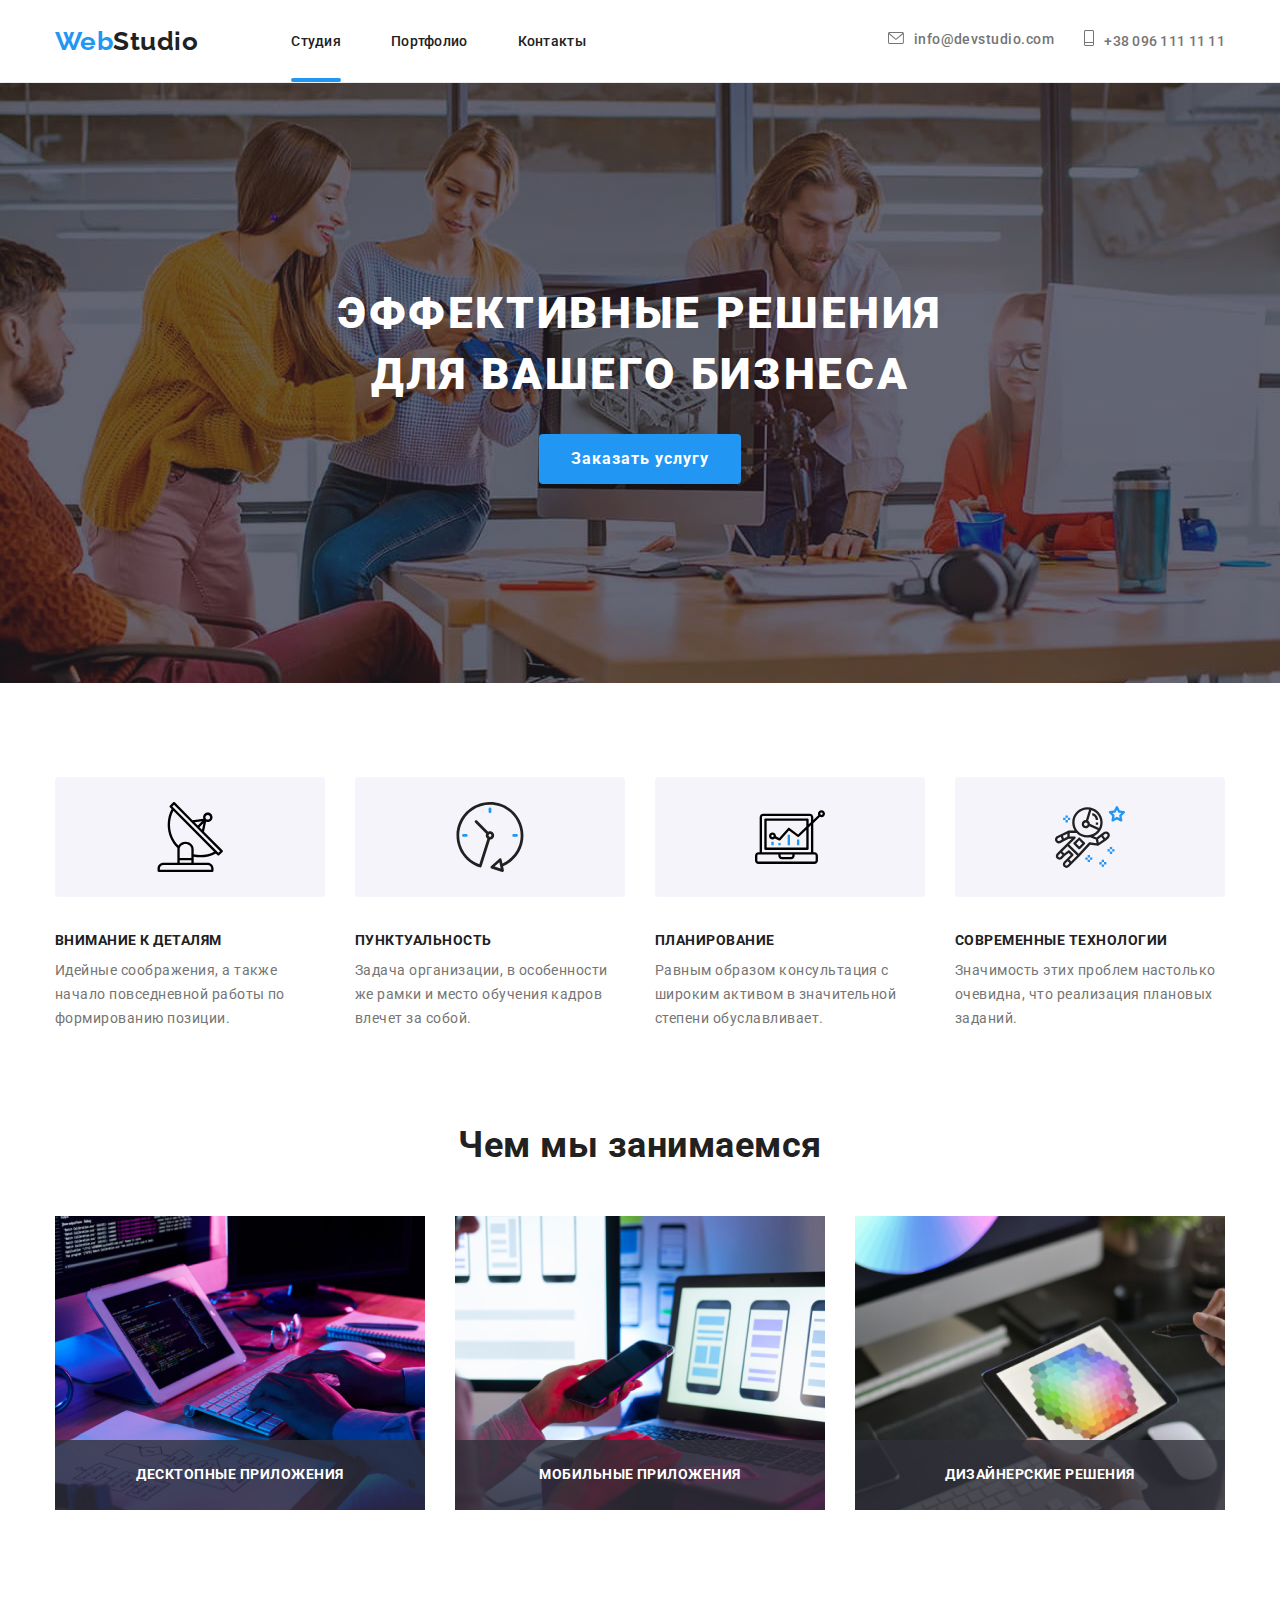
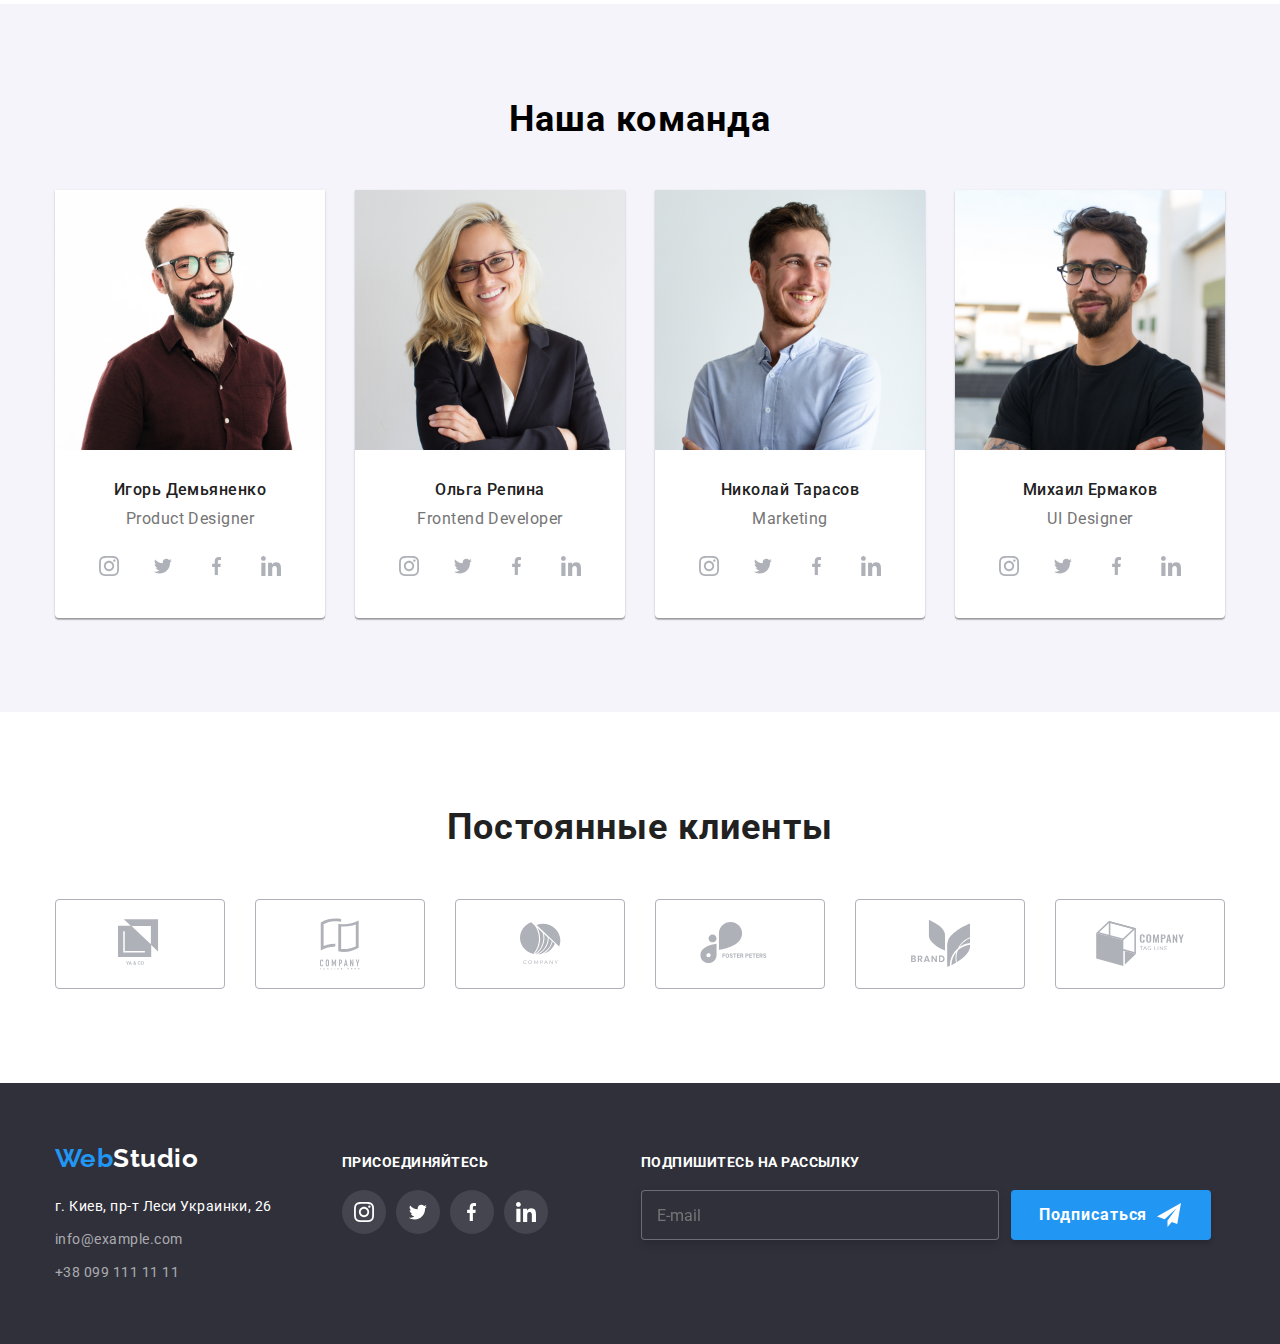
<file: index.html>
<!DOCTYPE html>
<html lang="en">
  <head>
    <meta charset="UTF-8" />
    <meta name="viewport" content="width=device-width, initial-scale=1.0" />
    <title>Document</title>
    <link href="https://fonts.googleapis.com/css2?family=Raleway:wght@700&family=Roboto:wght@400;500;700;900&display=swap" rel="stylesheet">
    <link rel="stylesheet" href="https://cdnjs.cloudflare.com/ajax/libs/modern-normalize/1.0.0/modern-normalize.min.css" />
    <link rel="stylesheet" href="./css/main.min.css">
  </head>
  <body>
    <header>
      <div class="container main-menu">
      <nav class="header">
        <div class="logo"><a href="./index.html" class="logo logo-accent">Web<span class="logo logo-regular">Studio</span></a></div>
        <ul class="site-nav">
          <li class="item"><a href="./index.html" class="link-current">Студия</a></li>
          <li class="item"><a href="./portfolio.html" class="link">Портфолио</a></li>
          <li class="item"><a href="" class="link">Контакты</a></li>
        </ul>
      </nav>
      <ul class="auth-nav">
        <li class="item"> 
          <a href="mailto:info@devstudio.com" class="mail"><svg class="icon-nav" width="16px" height="12px"> 
            <use href="./images/sprite.svg#mail"></use></svg>info@devstudio.com</a></li>
        <li class="item">
          <a href="tel:+380961111111" class="tel"><svg class="icon-nav" width="10px" height="16px"> <use href="./images/sprite.svg#phone"></use></svg>+38 096 111 11 11</a></li>
      </ul>
    </div>
       </header>
    <main>
      <section class="hero"> 
        <h1>Эффективные решения </br> для вашего бизнеса</h1>
        <!-- Если сделать через ссылку, то через секунду модалка закрывается -->
        <button class="button" data-modal-open>Заказать услугу</button>
        <!-- <a href="" class="button" data-modal-open>Заказать услугу</a> -->
      </section>
      <section class="main">
        <div class="container">
        <ul class="main-element">
          <li class="element">
            <svg class="icon-features"> <use href="./images/sprite.svg#vector"></use></svg>
            <h2 class="section-title">Внимание к деталям</h2>
            <p class="about-us">
              Идейные соображения, а также начало повседневной работы по
              формированию позиции.
            </p>
          </li>
          <li class="element">
            <svg class="icon-features"> <use href="./images/sprite.svg#clock"></use></svg>            
            <h2 class="section-title">Пунктуальность</h2>
            <p class="about-us">
              Задача организации, в особенности же рамки и место обучения кадров
              влечет за собой.
            </p>
          </li>
          <li class="element">
            <svg class="icon-features"> <use href="./images/sprite.svg#diagram"></use></svg>            
            <h2 class="section-title">Планирование</h2>
            <p class="about-us">
              Равным образом консультация с широким активом в значительной
              степени обуславливает.
            </p>
          </li>
          <li class="element">
            <svg class="icon-features"> <use href="./images/sprite.svg#astronaut"></use></svg>            
            <h2 class="section-title">Современные технологии</h2>
            <p class="about-us">
              Значимость этих проблем настолько очевидна, что реализация
              плановых заданий.
            </p>
          </li>
        </ul>
        </div>
      </section>

      <section class="our-work">
        <div class="container">

        <h2 class="our-work-title">Чем мы занимаемся</h2>
        <ul class="we-in-images">
          <li class="card">
            <a href="#">
            <img src="./images/img1.jpg" alt="img1" width="370" height="294" />
            <h3 class="card-title">Десктопные приложения</h3>
          </a>
          </li>
          <li class="card">
            <a href="#">
            <img src="./images/img2.jpg" alt="img2" width="370" height="294"/>
            <h3 class="card-title">Мобильные приложения</h3>
          </a>
        </li>
          <li class="card">
            <a href="#">
            <img src="./images/img3.jpg" alt="img3" width="370" height="294" />
            <h3 class="card-title">Дизайнерские решения</h3>
          </a>
        </li>
        </ul>
        </div>
      </section>

      <section class="our-team">
        <div class="container">

        <h2 class="our-team-title">Наша команда</h2>
        <ul class="members">
          <li class="member">
            <img
              src="./images/product_designer.jpg"
              alt="Игорь Демьяненко"
              width="270"/>
            <h3 class="member-name">Игорь Демьяненко</h3>
            <p class="member-position">Product Designer</p>
            <ul class="member-social-links">
              <li class="item-social-links"> <a class="link" href="https://www.instagram.com/" aria-label="Instagram" >
                <svg class="icon" width="20px" height="20px">  <use href="./images/sprite.svg#instagram"></use> </svg> 
              </a>
            </li>
              <li class="item-social-links">
                <a class="link" href="https://twitter.com" aria-label="Twitter">
                  <svg class="icon" width="20px" height="16.25px"> <use href="./images/sprite.svg#twitter"></use></svg>
                </a> 
              </li>
              <li class="item-social-links">
                <a class="link" href="https://facebook.com" aria-label="Facebook">
                  <svg class="icon" width="10px" height="20px"> <use href="./images/sprite.svg#facebook"></use></svg>
                </a>
              </li>
              <li class="item-social-links">
                <a class="link" href="https://www.linkedin.com/"  aria-label="Linkedin">
                  <svg class="icon" width="20px" height="20px"> <use href="./images/sprite.svg#linkedin"></use></svg>
                </a>
              </li>
            </ul>
          </li>
          <li class="member">
            <img
              src="./images/olga_repina.jpg"
              alt="Ольга Репина"
              width="270"
            />
            <h3 class="member-name">Ольга Репина</h3>
            <p class="member-position">Frontend Developer</p>
            <ul class="member-social-links">
              <li class="item-social-links"> <a class="link" href="https://www.instagram.com/" aria-label="Instagram" >
                <svg class="icon" width="20px" height="20px">  <use href="./images/sprite.svg#instagram"></use> </svg> 
              </a>
            </li>
              <li class="item-social-links">
                <a class="link" href="https://twitter.com" aria-label="Twitter">
                  <svg class="icon" width="20px" height="16.25px"> <use href="./images/sprite.svg#twitter"></use></svg>
                </a> 
              </li>
              <li class="item-social-links">
                <a class="link" href="https://facebook.com" aria-label="Facebook">
                  <svg class="icon" width="10px" height="20px"> <use href="./images/sprite.svg#facebook"></use></svg>
                </a>
              </li>
              <li class="item-social-links">
                <a class="link" href="https://www.linkedin.com/"  aria-label="Linkedin">
                  <svg class="icon" width="20px" height="20px"> <use href="./images/sprite.svg#linkedin"></use></svg>
                </a>
              </li>
            </ul>
          </li>
          <li class="member">
            <img
              src="./images/nikolay_tarasov.jpg"
              alt="Николай Тарасов"
              width="270"
            />
            <h3 class="member-name">Николай Тарасов</h3>
            <p class="member-position">Marketing</p>
            <ul class="member-social-links">
              <li class="item-social-links"> <a class="link" href="https://www.instagram.com/" aria-label="Instagram" >
                <svg class="icon" width="20px" height="20px">  <use href="./images/sprite.svg#instagram"></use> </svg> 
              </a>
            </li>
              <li class="item-social-links">
                <a class="link" href="https://twitter.com" aria-label="Twitter">
                  <svg class="icon" width="20px" height="16.25px"> <use href="./images/sprite.svg#twitter"></use></svg>
                </a> 
              </li>
              <li class="item-social-links">
                <a class="link" href="https://facebook.com" aria-label="Facebook">
                  <svg class="icon" width="10px" height="20px"> <use href="./images/sprite.svg#facebook"></use></svg>
                </a>
              </li>
              <li class="item-social-links">
                <a class="link" href="https://www.linkedin.com/"  aria-label="Linkedin">
                  <svg class="icon" width="20px" height="20px"> <use href="./images/sprite.svg#linkedin"></use></svg>
                </a>
              </li>
            </ul>
          </li>
          <li class="member">
            <img
              src="./images/mikhail_ermakov.jpg"
              alt="Михаил Ермаков"
              width="270"
            />
            <h3 class="member-name">Михаил Ермаков</h3>
            <p class="member-position">UI Designer</p>
            <ul class="member-social-links">
              <li class="item-social-links"> <a class="link" href="https://www.instagram.com/" aria-label="Instagram" >
                <svg class="icon" width="20px" height="20px">  <use href="./images/sprite.svg#instagram"></use> </svg> 
              </a>
            </li>
              <li class="item-social-links">
                <a class="link" href="https://twitter.com" aria-label="Twitter">
                  <svg class="icon" width="20px" height="16.25px"> <use href="./images/sprite.svg#twitter"></use></svg>
                </a> 
              </li>
              <li class="item-social-links">
                <a class="link" href="https://facebook.com" aria-label="Facebook">
                  <svg class="icon" width="10px" height="20px"> <use href="./images/sprite.svg#facebook"></use></svg>
                </a>
              </li>
              <li class="item-social-links">
                <a class="link" href="https://www.linkedin.com/"  aria-label="Linkedin">
                  <svg class="icon" width="20px" height="20px"> <use href="./images/sprite.svg#linkedin"></use></svg>
                </a>
              </li>
            </ul>
          </li>
        </ul>
        </div>
      </section>

    <section class="our-clients-section">
      <div class="container">
        <h2 class="our-clients">Постоянные клиенты</h2>
        <ul class="our-clients-links">
          <li class="our-clients-item"><a class="our-clients-link" aria-label="Клиент-1" href="#"><svg class="icon" width="44.27px" height="49.23px">
            <use href="./images/sprite.svg#logo1"> 
          </use>
        </svg>
      </a>
       </li>
          <li class="our-clients-item"><a class="our-clients-link" aria-label="Клиент-2" href="#"><svg class="icon" width="40px" height="52px">
            <use href="./images/sprite.svg#logo2"> 
          </use>
        </svg>
      </a>
      </li>
          <li class="our-clients-item"><a class="our-clients-link" aria-label="Клиент-3" href="#"><svg class="icon" width="41px" height="42.6px">
            <use href="./images/sprite.svg#logo3"> 
          </use>
        </svg>
      </a>
      </li>
          <li class="our-clients-item"><a class="our-clients-link" aria-label="Клиент-4" href="#"><svg class="icon" width="79.66px" height="42.02px">
            <use href="./images/sprite.svg#logo4"> 
          </use>
        </svg>
      </a>
    </li>
          <li class="our-clients-item"><a class="our-clients-link" aria-label="Клиент-5" href="#"><svg class="icon" width="59px" height="47px">
            <use href="./images/sprite.svg#logo5"> 
          </use>
        </svg>
      </a>
      </li>
          <li class="our-clients-item"><a class="our-clients-link" aria-label="Клиент-6" href="#"><svg class="icon" width="88.48px" height="45.44px">
            <use href="./images/sprite.svg#logo6"> 
          </use>
        </svg>
      </a>
      </li>
        </ul>
      </div>
      
    </section>
    </main>
    <footer class="footer">
    <div class="container flex-container">
      <div class="flex-column">
     <div class="logo logo-footer"><a class="logo logo-accent" href="./index.html">Web<span class="logo logo-white">Studio</span></a></div>
      <address class="address">
        <span class="adr">г. Киев, пр-т Леси Украинки, 26 </span> <br />
        <a class="footer-contacts" href="mailto:info@example.com" >info@example.com</a><br />
        <a class="footer-contacts" href="tel:+38099111111" >+38 099 111 11 11</a>
      </address>
    </div>
    <div class="flex-column">
      <span class="join">Присоединяйтесь</span>
      <ul class="social-links-footer">
        <li class="footer-item"> <a class="link" href="https://www.instagram.com/" aria-label="Instagram">
          <svg class="icon" width="20px" height="20px">  <use href="./images/sprite.svg#instagram"></use> </svg> 
        </a>
      </li>
        <li class="footer-item">
          <a class="link" href="https://twitter.com" aria-label="Twitter">
            <svg class="icon" width="20px" height="16.25px"> <use href="./images/sprite.svg#twitter"></use></svg>
          </a> 
        </li>
        <li class="footer-item">
          <a class="link" href="https://facebook.com" aria-label="Facebook">
            <svg class="icon" width="10px" height="20px"> <use href="./images/sprite.svg#facebook"></use></svg>
          </a>
        </li>
        <li class="footer-item">
          <a class="link" href="https://www.linkedin.com/"  aria-label="Linkedin">
            <svg class="icon" width="20px" height="20px"> <use href="./images/sprite.svg#linkedin"></use></svg>
          </a>
        </li>
      </ul>

    </div>
    <div class="subscribe">
    
      <span class="subscribe-us">Подпишитесь на рассылку</span>
        <form class="subscribe-form">
      <input type="email" name="email" id="email" placeholder="E-mail">
      <button type="submit" class="footer-submit">Подписаться
     <svg class="icon-send"> 
          <use href="./images/sprite.svg#send"></use>
        </svg>
      </button>
    </form>
      </div> 
    </div> 

    </footer>
    <div class="backdrop is-hidden" data-modal>
      <div class="modal">
        <b class="form-title">Оставьте свои данные, мы вам перезвоним</b>
       <form class="form">
         <div class="field-wrapper">
         <label for="name" class="label">Имя</label>
     <input type="text" name="name" id=name placeholder=" "class="input">
     <svg class="form-icon" width="12" height=12>
       <use href="./images/sprite.svg#person"></use>
     </svg>
    </div>
    <div class="field-wrapper">
     <label for="tel" class="label">Телефон</label>
     <input type="text" name="tel" id="tel" placeholder=" " class="input">
    <svg class="form-icon" width="13" height="13">
      <use href="./images/sprite.svg#tel"></use>
    </svg>
  </div>
  <div class="field-wrapper">
    <label for="e-mail" class="label">Почта</label>
    <input type="text" name="e-mail" id="e-mail" placeholder=" " class="input">
    <svg class="form-icon" width="15" height=12>
      <use href="./images/sprite.svg#e-mail"></use>
    </svg>
  </div>
  <div class="field-comment">
  <label for="comment" class="label">Комментарий</label>
    <textarea name="comment" id="comment" cols="30" rows="10" placeholder="Введите текст" class="input-comment"></textarea>
  </div>
    <label for="agreement" class="agreement">
    <span class="agreement-wrapper">Соглашаюсь с рассылкой и принимаю <a href="#">Условия договора</a></span>
    <input type="checkbox" name="agreement" id="agreement" class="is-hidden">
    <span class="icon-wrapper">
  </span>
    </label>
    <button type="submit" class="btn-send">Отправить</button>
        <button class="btn-close" data-modal-close>
          <svg class="close" width="11px" height="11px">
            <use href="./images/sprite.svg#btn-close"></use>
          </svg>
        </button>
      </form>
      </div>
    </div>
    <script src="./js/modal.js">
  </script>
  </body>
</html>
</file>
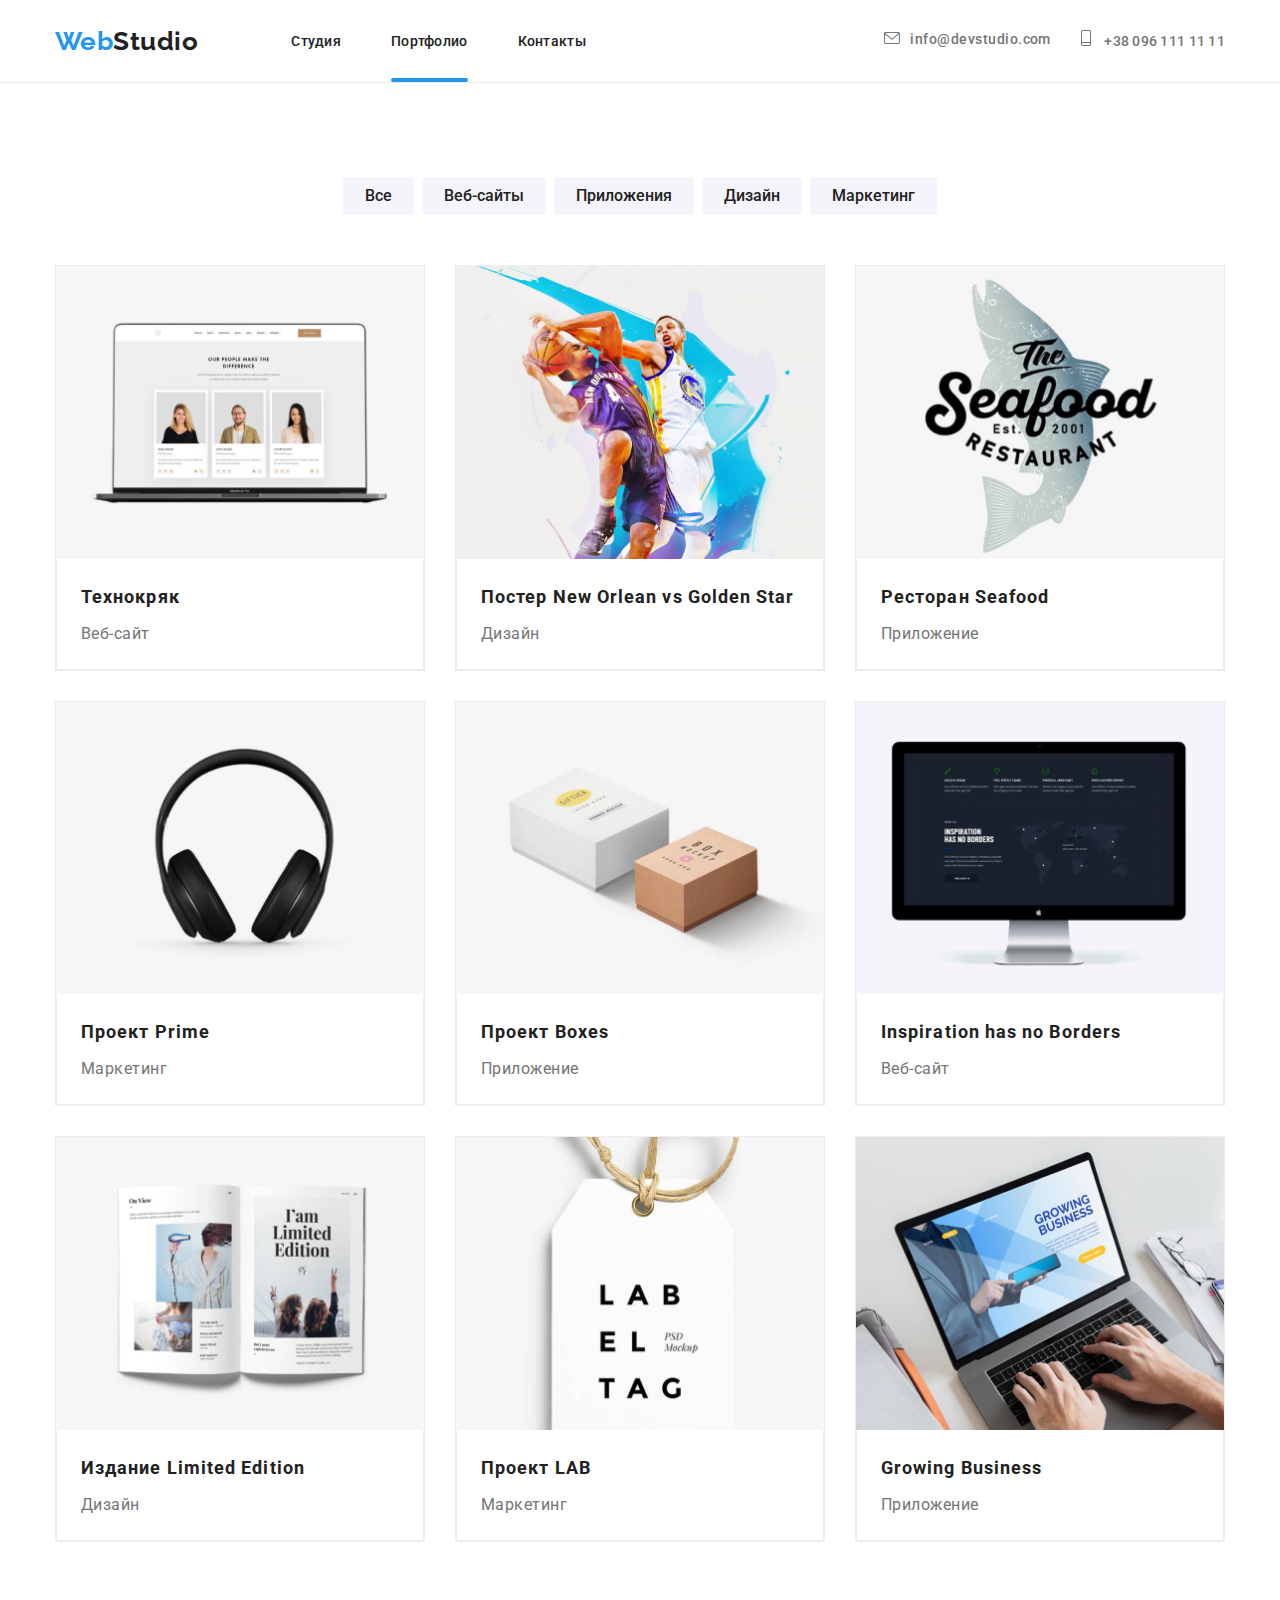
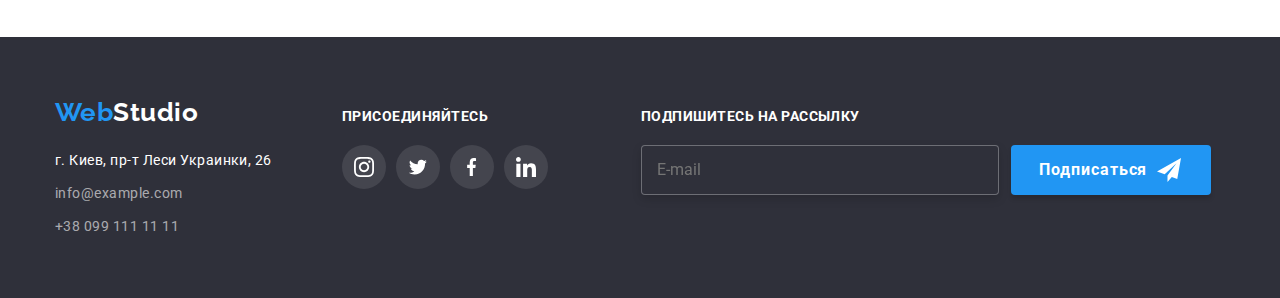
<file: portfolio.html>
<!DOCTYPE html>
<html lang="en">
<head>
    <meta charset="UTF-8">
    <meta name="viewport" content="width=device-width, initial-scale=1.0">
    <title>Portfolio</title>
    <link href="https://fonts.googleapis.com/css2?family=Raleway:wght@700&family=Roboto:wght@400;500;700;900&display=swap" rel="stylesheet"> 
    <link rel="stylesheet" href="https://cdnjs.cloudflare.com/ajax/libs/modern-normalize/1.0.0/modern-normalize.min.css" />
    <link rel="stylesheet" href="./css/main.min.css">
</head>
<body>
<header>
    <div class="container main-menu">
    <nav class="header">
    <div class="logo"><a href="./index.html" class="logo logo-accent">Web<span class="logo logo-regular">Studio</span></a></div>
       
        <ul class="site-nav">
              <li class="item"><a href="./index.html" class="link">Студия</a></li>
              <li class="item"><a href="./portfolio.html" class="link-current">Портфолио</a></li>
              <li class="item"><a href="" class="link">Контакты</a></li>
        </ul>
    </nav>
    <ul class="auth-nav">
            <li class="item">
                <a href="mailto:info@devstudio.com" class="mail"><svg class="icon-nav" width="16px" height="12px"> <use href="./images/sprite.svg#mail">
                </use></svg>info@devstudio.com</a></li>
            <li class="item">
                <a href="tel:+380961111111" class="tel"><svg class="icon-nav" width="10px" height="16px"> <use href="./images/sprite.svg#phone"></use></svg>
                    +38 096 111 11 11
                </a></li>
    </ul>
    </div>
</header>
<main>
        <section class="portfolio">
            <div class="container">
        <h1 class="hiden">Портфолио</h1>
            <ul class="buttons-list">
                <li class="btn"><button class="buttons">Все</button> </li>
                <li class="btn"><button class="buttons">Веб-сайты</button></li>
                <li class="btn"><button class="buttons">Приложения</button></li>
                <li class="btn"><button class="buttons">Дизайн</button></li>
                <li class="btn"><button class="buttons">Маркетинг</button></li>
            </ul>
        <ul class="projects">
            <li class="projects-item">
                <a href="#" class="projects-link">
                    <div class="projects-img-card">
                <img src="./images/portfolio/tekhnokriak.jpg" 
                alt="Проект Технокряк" 
                width="370"
                height="294">
                <p class="projects-desc">
                    Технокряк это современная площадка распространения коронавируса. 
                    Компании используют эту платформу для цифрового шпионажа и атак на 
                    защищённые сервера конкурентов.
                </p>
            </div>
                <div class="description">
                    <h2 class= "project-title">Технокряк</h2>
                    <p class=project-about>Веб-сайт</p>
                </div>
            </a>
            </li>
            <li class="projects-item">
                <a href="#" class="projects-link">
                    <div class="projects-img-card">
                <img src="./images/portfolio/orlean_vs_golden_star.jpg" 
                alt="Дизайн постера Новый Орлеан vs Голден Стар"
                width="370"
                height="294">
                <p class="projects-desc">
                    Технокряк это современная площадка распространения коронавируса. 
                    Компании используют эту платформу для цифрового шпионажа и атак на 
                    защищённые сервера конкурентов.
                </p>
            </div> 
                <div class="description">
                    <h2 class= "project-title">Постер New Orlean vs Golden Star</h2>
                    <p class=project-about>Дизайн</p>
                </div>
            </a>
            </li>
            <li class="projects-item">
                <a href="#" class="projects-link">
                    <div class="projects-img-card">
                <img src="./images/portfolio/seafood.jpg" 
                alt="Приложение для ресторана Seafood"
                width="370"
                height="294">
                <p class="projects-desc">
                    Технокряк это современная площадка распространения коронавируса. 
                    Компании используют эту платформу для цифрового шпионажа и атак на 
                    защищённые сервера конкурентов.
                </p>
            </div>
                <div class="description">
                    <h2 class= "project-title">Ресторан Seafood</h2>
                    <p class=project-about>Приложение</p>
                </div>
            </a>
            </li>
            <li class="projects-item">
                <a href="#" class="projects-link">
                    <div class="projects-img-card">
                <img src="./images/portfolio/prime.jpg" 
                alt="Проект прайм"
                width="370"
                height="294">
                <p class="projects-desc">
                    Технокряк это современная площадка распространения коронавируса. 
                    Компании используют эту платформу для цифрового шпионажа и атак на 
                    защищённые сервера конкурентов.
                </p>
            </div>
                <div class="description">
                    <h2 class= "project-title">Проект Prime</h2>
                    <p class=project-about>Маркетинг</p>
                </div>
            </a>
            </li>
            <li class="projects-item">
                <a href="#" class="projects-link">
                    <div class="projects-img-card">
                <img src="./images/portfolio/project_boxes.jpg" 
                alt="Проект boxes"
                width="370"
                height="294">
                <p class="projects-desc">
                    Технокряк это современная площадка распространения коронавируса. 
                    Компании используют эту платформу для цифрового шпионажа и атак на 
                    защищённые сервера конкурентов.
                </p>
                </div>
                <div class="description">
                    <h2 class= "project-title">Проект Boxes</h2>
                    <p class=project-about>Приложение</p>
                </div>
            </a>
            </li>
            <li class="projects-item">
                <a href="#" class="projects-link">
                    <div class="projects-img-card">
                <img src="./images/portfolio/no_borders.jpg" 
                alt="Проект Inspiration has no Borders"
                width="370"
                height="294">
                <p class="projects-desc">
                    Технокряк это современная площадка распространения коронавируса. 
                    Компании используют эту платформу для цифрового шпионажа и атак на 
                    защищённые сервера конкурентов.
                </p>
            </div>
                <div class="description">
                    <h2 class= "project-title">Inspiration has no Borders</h2>
                    <p class=project-about>Веб-сайт</p>
                </div>
            </a>
            </li>
            <li class="projects-item">
                <a href="#" class="projects-link">
                    <div class="projects-img-card">
                <img src="./images/portfolio/limited_edition.jpg" 
                alt="Проект Издание Limited Edition"
                width="370"
                height="294">
                <p class="projects-desc">
                    Технокряк это современная площадка распространения коронавируса. 
                    Компании используют эту платформу для цифрового шпионажа и атак на 
                    защищённые сервера конкурентов.
                </p>
            </div>
                <div class="description">
                    <h2 class= "project-title">Издание Limited Edition</h2>
                    <p class=project-about>Дизайн</p>
                </div>
            </a>
            </li>
            <li class="projects-item">
                <a href="#" class="projects-link">
                    <div class="projects-img-card">
                <img src="./images/portfolio/lab.jpg" 
                alt="Проект LAB"
                width="370"
                height="294">
                <p class="projects-desc">
                    Технокряк это современная площадка распространения коронавируса. 
                    Компании используют эту платформу для цифрового шпионажа и атак на 
                    защищённые сервера конкурентов.
                </p>
            </div>
                <div class="description">
                    <h2 class= "project-title">Проект LAB</h2>
                    <p class=project-about>Маркетинг</p>
                </div>
            </a>
            </li>
            <li class="projects-item">
                <a href="#" class="projects-link">
                    <div class="projects-img-card">
                <img src="./images/portfolio/growing-bussiness.jpg" 
                alt="Growing Business"
                width="370"
                height="294">
                <p class="projects-desc">
                    Технокряк это современная площадка распространения коронавируса. 
                    Компании используют эту платформу для цифрового шпионажа и атак на 
                    защищённые сервера конкурентов.
                </p>
            </div>
                <div class="description">
                    <h2 class= "project-title">Growing Business</h2>
                    <p class=project-about>Приложение</p>
                </div>
            </a>
            </li>
        </ul>
    </div>
        </section>
</main>
<footer class="footer">
        <div class="container flex-container">
            <div class="flex-column">
    <div class="logo logo-footer"><a class="logo logo-accent" href="./index.html">Web<span class="logo logo-white">Studio</span></a></div>
                <address class="address">
                    <span class="adr">г. Киев, пр-т Леси Украинки, 26 </span> <br />
                    <a class="footer-contacts" href="mailto:info@example.com">info@example.com</a><br />
                    <a class="footer-contacts" href="tel:+38099111111">+38 099 111 11 11</a>
                </address>
            </div>
            <div class="flex-column">
                <span class="join">Присоединяйтесь</span>
                <ul class="social-links-footer">
                    <li class="footer-item"> <a class="link" href="https://www.instagram.com/" aria-label="Instagram">
                            <svg class="icon" width="20px" height="20px">
                                <use href="./images/sprite.svg#instagram"></use>
                            </svg>
                        </a>
                    </li>
                    <li class="footer-item">
                        <a class="link" href="https://twitter.com" aria-label="Twitter">
                            <svg class="icon" width="20px" height="16.25px">
                                <use href="./images/sprite.svg#twitter"></use>
                            </svg>
                        </a>
                    </li>
                    <li class="footer-item">
                        <a class="link" href="https://facebook.com" aria-label="Facebook">
                            <svg class="icon" width="10px" height="20px">
                                <use href="./images/sprite.svg#facebook"></use>
                            </svg>
                        </a>
                    </li>
                    <li class="footer-item">
                        <a class="link" href="https://www.linkedin.com/" aria-label="Linkedin">
                            <svg class="icon" width="20px" height="20px">
                                <use href="./images/sprite.svg#linkedin"></use>
                            </svg>
                        </a>
                    </li>
                </ul>
    
            </div>
            <div class="subscribe">
    
                <span class="subscribe-us">Подпишитесь на рассылку</span>
                <form class="subscribe-form">
                    <input type="email" name="email" id="email" placeholder="E-mail">
                    <button type="submit" class="footer-submit">Подписаться
                        <svg class="icon-send">
                            <use href="./images/sprite.svg#send"></use>
                        </svg>
                    </button>
                </form>
            </div>
        </div>
    
</footer>
</body>
</html>
</file>
<file: css/main.min.css>
.is-hidden{position:absolute;width:1px;height:1px;margin:-1px;border:0;padding:0;clip:rect(0 0 0 0);overflow:hidden}*{margin:0;padding:0;-webkit-box-sizing:border-box;box-sizing:border-box}body{background-color:#fff;font-family:"Roboto",sans-serif;letter-spacing:0.03em}body li{list-style-type:none}body li a{text-decoration:none}.container{-webkit-box-sizing:border-box;box-sizing:border-box;width:1200px;padding-left:15px;padding-right:15px;margin-left:auto;margin-right:auto}.logo-accent,.logo-regular,.item-social-links .link,.our-clients-link,.our-clients-links{display:-webkit-box;display:-ms-flexbox;display:flex;-webkit-box-align:center;-ms-flex-align:center;align-items:center;-webkit-box-pack:center;-ms-flex-pack:center;justify-content:center}.logo{display:-webkit-box;display:-ms-flexbox;display:flex;font-family:"Raleway",sans-serif;font-weight:700;font-size:26px;line-height:1.2;color:#2196f3;text-decoration:none}.logo-regular{color:#212121}.logo-footer{margin-bottom:20px}.logo-white{color:#fff}header{border-bottom:1px solid #ececec}.main-menu{display:-webkit-box;display:-ms-flexbox;display:flex;-webkit-box-pack:justify;-ms-flex-pack:justify;justify-content:space-between;width:1200px;padding-left:15px;padding-right:15px}.header{display:inherit}.site-nav{display:-webkit-box;display:-ms-flexbox;display:flex;margin-left:93px;padding:0;-webkit-box-align:center;-ms-flex-align:center;align-items:center}.site-nav a{text-decoration:none;color:#212121;font-weight:500;font-size:14px;line-height:1.15;letter-spacing:0.02em}.site-nav .link{-webkit-transition:color 250ms cubic-bezier(0.4, 0, 0.2, 1);transition:color 250ms cubic-bezier(0.4, 0, 0.2, 1);text-decoration:none;color:#212121;font-weight:500;font-size:14px;line-height:1.15;letter-spacing:0.02em}.site-nav .item{position:relative;display:block;margin-right:50px;margin-left:0}.site-nav .item:last-child{margin-right:0px}.link-current{color:#2196f3}.link-current::after{content:"";position:absolute;display:block;width:100%;height:4px;margin-top:28px;background:#2196f3;border-radius:2px}.auth-nav{display:-webkit-box;display:-ms-flexbox;display:flex;margin-top:30px;margin-bottom:32px;margin-left:0;fill:#757575}.icon-nav{margin-right:10px;fill:currentColor}.mail{-webkit-transition:color 250ms cubic-bezier(0.4, 0, 0.2, 1);transition:color 250ms cubic-bezier(0.4, 0, 0.2, 1);margin-right:30px;text-decoration:none;color:#757575;font-weight:500;font-size:14px;line-height:1.15}.mail:hover,.mail:active{color:#2196f3}.tel{-webkit-transition:color 250ms cubic-bezier(0.4, 0, 0.2, 1);transition:color 250ms cubic-bezier(0.4, 0, 0.2, 1);color:#757575;font-weight:500;font-size:14px;line-height:1.15;letter-spacing:0.02em;text-decoration:none}.tel:hover,.tel:focus{color:#2196f3}.link:hover,.link:focus{color:#2196f3}.hero{max-width:1600px;height:600px;margin-left:auto;margin-right:auto;background-color:#2f303a;background-image:-webkit-gradient(linear, left top, right top, from(rgba(47,48,58,0.4)), to(rgba(47,48,58,0.4))),url(../images/hero.jpg);background-image:linear-gradient(to right, rgba(47,48,58,0.4), rgba(47,48,58,0.4)),url(../images/hero.jpg);background-position:center;background-repeat:no-repeat;background-size:cover;padding-top:200px;padding-bottom:200px;text-align:center}.hero h1{margin-bottom:30px;color:#fff;font-weight:900;font-size:44px;line-height:1.37;text-align:center;letter-spacing:0.06em;text-transform:uppercase}.button{display:inline-block;padding:10px 32px;border-radius:4px;text-align:center;background-color:#2196f3;color:#fff;-webkit-box-shadow:0px 4px 4px rgba(0,0,0,0.15);box-shadow:0px 4px 4px rgba(0,0,0,0.15);cursor:pointer;font-weight:700;font-size:16px;line-height:1.88;letter-spacing:0.06em;outline:none;border:none}.main{padding-top:94px;padding-bottom:94px}.main-element{display:-webkit-box;display:-ms-flexbox;display:flex;-webkit-box-orient:inherit;-webkit-box-direction:inherit;-ms-flex-direction:inherit;flex-direction:inherit}.icon-features{display:-webkit-inline-box;display:-ms-inline-flexbox;display:inline-flex;-webkit-box-pack:center;-ms-flex-pack:center;justify-content:center;margin-bottom:30px;padding-top:25px;padding-bottom:25px;width:270px;height:120px;background:#f5f4fa;border-radius:4px}.element{-webkit-box-pack:justify;-ms-flex-pack:justify;justify-content:space-between;width:calc((100% - 90px) / 4);text-align:left}.element:not(:last-child){margin-right:30px}.section-title{margin-bottom:10px;color:#212121;font-weight:700;font-size:14px;line-height:1.15;text-transform:uppercase}.section-title p{color:#757575;font-weight:400;font-size:14px;line-height:1.72}.about-us{color:#757575;font-weight:400;font-size:14px;line-height:1.72}.our-work{padding-bottom:94px}.our-work-title{margin-bottom:50px;color:#212121;font-weight:700;font-size:36px;line-height:1.17;text-align:center}.we-in-images{display:-webkit-box;display:-ms-flexbox;display:flex}.card{position:relative;max-height:294px}.card:not(:last-child){margin-right:30px}.card-title{position:absolute;bottom:0;right:0;left:0;padding-top:27px;padding-bottom:27px;background:rgba(47,48,58,0.8);color:#fff;font-weight:700;font-size:14px;line-height:1.14;text-align:center;text-transform:uppercase}.member-social-links{-webkit-transition:color 250ms cubic-bezier(0.4, 0, 0.2, 1);transition:color 250ms cubic-bezier(0.4, 0, 0.2, 1);display:-webkit-box;display:-ms-flexbox;display:flex;-webkit-box-pack:center;-ms-flex-pack:center;justify-content:center}.member-social-links .link{color:#afb1b8}.member-social-links .icon{-webkit-transition:fill 250ms cubic-bezier(0.4, 0, 0.2, 1);transition:fill 250ms cubic-bezier(0.4, 0, 0.2, 1);fill:currentColor}.item-social-links .link{-webkit-transition:background 250ms cubic-bezier(0.4, 0, 0.2, 1),color 250ms cubic-bezier(0.4, 0, 0.2, 1);transition:background 250ms cubic-bezier(0.4, 0, 0.2, 1),color 250ms cubic-bezier(0.4, 0, 0.2, 1);width:44px;height:44px;background:"Roboto",sans-serif;border-radius:50%}.item-social-links .link:hover{background:#2196f3;color:#fff}.item-social-links:not(:last-child){margin-right:10px}.our-team{padding-top:94px;padding-bottom:94px;text-align:center;background-color:#f5f4fa}.our-team-title{margin-bottom:50px;margin-top:0;font-weight:700;font-size:36px;line-height:1.17;text-align:center;letter-spacing:0.03em}.members{margin:0;display:-webkit-box;display:-ms-flexbox;display:flex;-webkit-box-pack:justify;-ms-flex-pack:justify;justify-content:space-between;padding-left:0}.member{padding-bottom:30px;width:calc((100% - 90px) / 4);background-color:#fff;-webkit-box-shadow:0px 1px 3px rgba(0,0,0,0.12),0px 1px 1px rgba(0,0,0,0.14),0px 2px 1px rgba(0,0,0,0.2);box-shadow:0px 1px 3px rgba(0,0,0,0.12),0px 1px 1px rgba(0,0,0,0.14),0px 2px 1px rgba(0,0,0,0.2);border-radius:0px 0px 4px 4px}.member-name{margin-top:30px;margin-bottom:10px;color:#212121;font-weight:500;font-size:16px;line-height:1.19}.member-position{margin-bottom:16px;color:#757575;font-weight:400;font-size:16px;line-height:1.19}.member:nth-last-child(-n+4){margin-bottom:0}.member:not(:last-child){margin-right:30px}.our-clients-section{padding-top:94px;padding-bottom:94px}.our-clients{margin-bottom:50px;font-weight:700;font-size:36px;line-height:1.17;text-align:center;letter-spacing:0.03em;color:#212121}.our-clients-link{-webkit-transition:color 250ms cubic-bezier(0.4, 0, 0.2, 1),border-color 250ms cubic-bezier(0.4, 0, 0.2, 1);transition:color 250ms cubic-bezier(0.4, 0, 0.2, 1),border-color 250ms cubic-bezier(0.4, 0, 0.2, 1);width:170px;height:90px;border:1px solid #afb1b8;border-radius:4px;color:#afb1b8}.our-clients-item .icon{-webkit-transition:fill 250ms cubic-bezier(0.4, 0, 0.2, 1);transition:fill 250ms cubic-bezier(0.4, 0, 0.2, 1);fill:currentColor}.our-clients-link:hover,.our-clients-link:focus{color:#2196f3;border:1px solid #2196f3}.our-clients-item:not(:last-child){margin-right:30px}.footer{padding-top:60px;padding-bottom:60px;-webkit-box-pack:start;-ms-flex-pack:start;justify-content:flex-start;background-color:#2f303a}.footer-submit{display:-webkit-box;display:-ms-flexbox;display:flex;-webkit-box-align:center;-ms-flex-align:center;align-items:center;text-align:center;padding:10px 28px;width:200px;height:50px;background:#2196f3;-webkit-box-shadow:0px 4px 4px rgba(0,0,0,0.15);box-shadow:0px 4px 4px rgba(0,0,0,0.15);border-radius:4px;font-weight:700;font-size:16px;letter-spacing:0.06em;color:#ffffff;outline:none;border:none;cursor:pointer}.footer-contacts{display:inline-block;color:rgba(255,255,255,0.6);font-weight:400;font-size:14px;line-height:1.72;text-decoration:none}.footer-contacts:not(:last-child){margin-bottom:9px}.footer-item:not(:last-child){margin-right:10px}.footer-item .link{-webkit-transition:background 250ms cubic-bezier(0.4, 0, 0.2, 1);transition:background 250ms cubic-bezier(0.4, 0, 0.2, 1);display:-webkit-box;display:-ms-flexbox;display:flex;-webkit-box-pack:center;-ms-flex-pack:center;justify-content:center;-webkit-box-align:center;-ms-flex-align:center;align-items:center;width:44px;height:44px;background:rgba(255,255,255,0.1);border-radius:50%}.footer-item .link:hover{background:#2196f3}.address{margin:0;color:#ffffff;font-style:normal;font-weight:400;font-size:14px;line-height:1.72}.adr{display:inline-block;margin-bottom:9px;margin-right:70px}.icon-send{margin-left:10px;max-width:24px;max-height:24px}.subscribe{display:-webkit-box;display:-ms-flexbox;display:flex;-webkit-box-orient:vertical;-webkit-box-direction:normal;-ms-flex-direction:column;flex-direction:column}.subscribe-form{display:-webkit-box;display:-ms-flexbox;display:flex}.subscribe-us{margin-bottom:20px;padding-top:12px;text-transform:uppercase;color:#fff;font-size:14px;font-weight:700;line-height:1.14}.subscribe-form input{display:-webkit-box;display:-ms-flexbox;display:flex;-webkit-box-orient:horizontal;-webkit-box-direction:normal;-ms-flex-direction:row;flex-direction:row;-webkit-box-align:center;-ms-flex-align:center;align-items:center;width:358px;height:50px;padding:16px 15px;margin-right:12px;border:1px solid rgba(255,255,255,0.3);-webkit-filter:drop-shadow(0px 4px 4px rgba(0,0,0,0.15));filter:drop-shadow(0px 4px 4px rgba(0,0,0,0.15));border-radius:4px;background:#2f303a;font-size:16px;line-height:1.25;color:rgba(255,255,255,0.6);outline:none}.subscribe-form input:placeholder-shown{font-size:16px;line-height:1.25;color:rgba(255,255,255,0.6)}.flex-container{display:-webkit-box;display:-ms-flexbox;display:flex;-webkit-box-orient:horizontal;-webkit-box-direction:normal;-ms-flex-direction:row;flex-direction:row}.join{display:block;padding-top:12px;margin-bottom:20px;font-size:14px;color:#fff;text-transform:uppercase;font-weight:700;line-height:1.14}.social-links-footer{display:-webkit-box;display:-ms-flexbox;display:flex;margin-right:93px}.social-links-footer .icon{fill:#fff}.field-wrapper{position:relative;margin-bottom:10px;cursor:pointer}.field-wrapper:focus-within .form-icon{fill:#2196f3}.field-wrapper:focus-within .input{border-color:#2196f3;border-radius:4px}.field-comment:focus-within .input-comment{border-color:#2196f3;border-radius:4px}.form{display:block}.form-title{display:block;margin-bottom:12px;text-align:center;font-weight:700;font-size:20px;line-height:1.15;color:#212121}.form-icon{position:absolute;top:55%;left:12px;width:15px;max-height:13px;fill:#212121;-webkit-transition:fill 250ms cubic-bezier(0.4, 0, 0.2, 1);transition:fill 250ms cubic-bezier(0.4, 0, 0.2, 1)}.input{width:100%;height:40px;padding:14px 42px;border:1px solid rgba(33,33,33,0.2);border-radius:4px;cursor:pointer;outline:none;-webkit-transition:border-color 250ms cubic-bezier(0.4, 0, 0.2, 1);transition:border-color 250ms cubic-bezier(0.4, 0, 0.2, 1)}.input-comment{margin-bottom:25px;padding:12px 16px;width:100%;height:120px;resize:none;border:1px solid rgba(33,33,33,0.2);border-radius:4px;cursor:pointer;outline:none;-webkit-transition:border-color 250ms cubic-bezier(0.4, 0, 0.2, 1);transition:border-color 250ms cubic-bezier(0.4, 0, 0.2, 1)}.input-comment:placeholder-shown{font-size:14px;line-height:1.14;letter-spacing:0.01em;color:rgba(117,117,117,0.5)}.label{margin-bottom:4px;font-weight:400;font-size:12px;line-height:1.17;letter-spacing:0.01em;color:#757575}.agreement{position:relative;display:-webkit-box;display:-ms-flexbox;display:flex;margin-bottom:30px;font-weight:400;font-size:14px;color:#757575}.agreement-wrapper{position:absolute;left:15px;margin-left:8px}.icon-wrapper{display:block;position:absolute;justify-items:center;-webkit-box-align:center;-ms-flex-align:center;align-items:center;width:16px;min-height:15px;background:#fff;-webkit-box-shadow:0px 1px 3px rgba(0,0,0,0.12),0px 1px 1px rgba(0,0,0,0.14),0px 2px 1px rgba(0,0,0,0.2);box-shadow:0px 1px 3px rgba(0,0,0,0.12),0px 1px 1px rgba(0,0,0,0.14),0px 2px 1px rgba(0,0,0,0.2);border-radius:4px;border:2px solid #000;outline:none}.is-hidden{position:absolute;width:1px;height:1px;margin:-1px;border:0;padding:0;clip:rect(0 0 0 0);overflow:hidden}.is-hidden:checked+.icon-wrapper{background-color:#2196f3;border-color:#2196f3;background-image:url(../images/sprite/checked.svg);background-size:cover;background-origin:border-box;-webkit-transition:250ms cubic-bezier(0.4, 0, 0.2, 1);transition:250ms cubic-bezier(0.4, 0, 0.2, 1)}.btn-send{display:block;margin-right:auto;margin-left:auto;padding-top:10px;padding-bottom:10px;padding-left:56px;padding-right:55px;width:200px;height:50px;background:#188ce8;color:#fff;font-weight:700;font-size:16px;line-height:1.88;letter-spacing:0.06em;-webkit-box-shadow:0px 4px 4px rgba(0,0,0,0.15);box-shadow:0px 4px 4px rgba(0,0,0,0.15);border-radius:4px;outline:none;border:none;cursor:pointer;-webkit-transition:fill 250ms cubic-bezier(0.4, 0, 0.2, 1);transition:fill 250ms cubic-bezier(0.4, 0, 0.2, 1)}.backdrop{position:fixed;top:0;left:0;width:100%;height:100%;background:rgba(0,0,0,0.2);opacity:1;-webkit-transition:opacity 250ms cubic-bezier(0.4, 0, 0.2, 1);transition:opacity 250ms cubic-bezier(0.4, 0, 0.2, 1)}.backdrop.is-hidden{opacity:0;pointer-events:none}.backdrop.is-hidden .modal{-webkit-transform:translate(-50%, -50%) scale(0.9);transform:translate(-50%, -50%) scale(0.9);opacity:0}.modal{position:absolute;top:50%;left:50%;padding-left:41px;padding-right:39px;padding-top:40px;padding-bottom:40px;-webkit-transform:translate(-50%, -50%) scale(1);transform:translate(-50%, -50%) scale(1);-webkit-transition:opacity 250ms cubic-bezier(0.4, 0, 0.2, 1),-webkit-transform 250ms cubic-bezier(0.4, 0, 0.2, 1);transition:opacity 250ms cubic-bezier(0.4, 0, 0.2, 1),-webkit-transform 250ms cubic-bezier(0.4, 0, 0.2, 1);transition:transform 250ms cubic-bezier(0.4, 0, 0.2, 1),opacity 250ms cubic-bezier(0.4, 0, 0.2, 1);transition:transform 250ms cubic-bezier(0.4, 0, 0.2, 1),opacity 250ms cubic-bezier(0.4, 0, 0.2, 1),-webkit-transform 250ms cubic-bezier(0.4, 0, 0.2, 1);opacity:1;width:528px;height:581px;background:#fff;-webkit-box-shadow:0px 1px 3px rgba(0,0,0,0.12),0px 1px 1px rgba(0,0,0,0.14),0px 2px 1px rgba(0,0,0,0.2);box-shadow:0px 1px 3px rgba(0,0,0,0.12),0px 1px 1px rgba(0,0,0,0.14),0px 2px 1px rgba(0,0,0,0.2);border-radius:4px}.btn-close{position:fixed;right:0;top:0;width:30px;height:30px;border-radius:50%;margin-right:8px;margin-top:8px;outline:none;cursor:pointer;border:1px solid rgba(0,0,0,0.1);background:#fff;fill:#000000;-webkit-transition:fill 250ms cubic-bezier(0.4, 0, 0.2, 1);transition:fill 250ms cubic-bezier(0.4, 0, 0.2, 1)}.btn-close:focus,.btn-close:hover{fill:#2196f3}.visited:visited{color:#0000ff}.hiden{display:none}.buttons{-webkit-transition:background-color 250ms cubic-bezier(0.4, 0, 0.2, 1),color 250ms cubic-bezier(0.4, 0, 0.2, 1),-webkit-box-shadow 250ms cubic-bezier(0.4, 0, 0.2, 1);transition:background-color 250ms cubic-bezier(0.4, 0, 0.2, 1),color 250ms cubic-bezier(0.4, 0, 0.2, 1),-webkit-box-shadow 250ms cubic-bezier(0.4, 0, 0.2, 1);transition:background-color 250ms cubic-bezier(0.4, 0, 0.2, 1),color 250ms cubic-bezier(0.4, 0, 0.2, 1),box-shadow 250ms cubic-bezier(0.4, 0, 0.2, 1);transition:background-color 250ms cubic-bezier(0.4, 0, 0.2, 1),color 250ms cubic-bezier(0.4, 0, 0.2, 1),box-shadow 250ms cubic-bezier(0.4, 0, 0.2, 1),-webkit-box-shadow 250ms cubic-bezier(0.4, 0, 0.2, 1);padding-top:6px;padding-bottom:6px;padding-left:22px;padding-right:22px;border-radius:4px;background:#f5f4fa;color:#212121;font-family:"Roboto",sans-serif;font-weight:500;font-size:16px;line-height:1.63;outline:none;border:none}.buttons-list{margin-bottom:50px;display:-webkit-box;display:-ms-flexbox;display:flex;-webkit-box-pack:center;-ms-flex-pack:center;justify-content:center}.buttons:hover{-webkit-box-shadow:0px 1px 1px rgba(0,0,0,0.12),0px 4px 4px rgba(0,0,0,0.06),1px 4px 6px rgba(0,0,0,0.16);box-shadow:0px 1px 1px rgba(0,0,0,0.12),0px 4px 4px rgba(0,0,0,0.06),1px 4px 6px rgba(0,0,0,0.16);color:#fff;background:#2196f3}.buttons:active,.buttons:focus{outline:none}.btn:not(:last-child){margin-right:8px}.portfolio{padding-top:94px;padding-bottom:95px}.projects{display:-webkit-box;display:-ms-flexbox;display:flex;-ms-flex-wrap:wrap;flex-wrap:wrap;padding-left:0}.projects-img-card{position:relative;overflow:hidden}.projects-item{position:relative;-webkit-transition:-webkit-box-shadow 250ms cubic-bezier(0.4, 0, 0.2, 1);transition:-webkit-box-shadow 250ms cubic-bezier(0.4, 0, 0.2, 1);transition:box-shadow 250ms cubic-bezier(0.4, 0, 0.2, 1);transition:box-shadow 250ms cubic-bezier(0.4, 0, 0.2, 1), -webkit-box-shadow 250ms cubic-bezier(0.4, 0, 0.2, 1);width:calc((100% - 60px) / 3);margin-right:30px;margin-bottom:30px;padding-bottom:0;border:1px solid #eeeeee}.projects-item:hover{-webkit-box-shadow:0px 1px 1px rgba(0,0,0,0.12),0px 4px 4px rgba(0,0,0,0.06),1px 4px 6px rgba(0,0,0,0.16);box-shadow:0px 1px 1px rgba(0,0,0,0.12),0px 4px 4px rgba(0,0,0,0.06),1px 4px 6px rgba(0,0,0,0.16)}.projects-item:nth-child(3n){margin-right:0}.projects-item:nth-last-child(-n+3){margin-bottom:0}.projects-desc{position:absolute;width:100%;height:100%;top:0;left:0;opacity:0;-webkit-transform:translateY(100%);transform:translateY(100%);-webkit-transform-origin:bottom center;transform-origin:bottom center;-webkit-transition:opacity 250ms cubic-bezier(0.4, 0, 0.2, 1),-webkit-transform 250ms cubic-bezier(0.4, 0, 0.2, 1);transition:opacity 250ms cubic-bezier(0.4, 0, 0.2, 1),-webkit-transform 250ms cubic-bezier(0.4, 0, 0.2, 1);transition:transform 250ms cubic-bezier(0.4, 0, 0.2, 1),opacity 250ms cubic-bezier(0.4, 0, 0.2, 1);transition:transform 250ms cubic-bezier(0.4, 0, 0.2, 1),opacity 250ms cubic-bezier(0.4, 0, 0.2, 1),-webkit-transform 250ms cubic-bezier(0.4, 0, 0.2, 1);padding:63px 24px 63px 24px;text-align:left;font-weight:400;font-size:18px;line-height:1.56;background:rgba(33,150,243,0.9);color:#fff}.projects-link:hover .projects-desc,.projects-link:focus .projects-desc{-webkit-transform:translateY(0);transform:translateY(0);opacity:1}img{display:block;max-width:100%;height:auto}.description{padding-top:20px;padding-bottom:20px;padding-left:24px;padding-right:24px;-webkit-box-pack:start;-ms-flex-pack:start;justify-content:flex-start;border-bottom:1px solid #eeeeee;border-right:1px solid #eeeeee;border-left:1px solid #eeeeee}.project-title{padding-bottom:4px;color:#212121;font-weight:700;font-size:18px;line-height:2;letter-spacing:0.06em}.project-about{color:#757575;font-weight:400;font-size:16px;line-height:1.88}
/*# sourceMappingURL=main.min.css.map */
</file>
